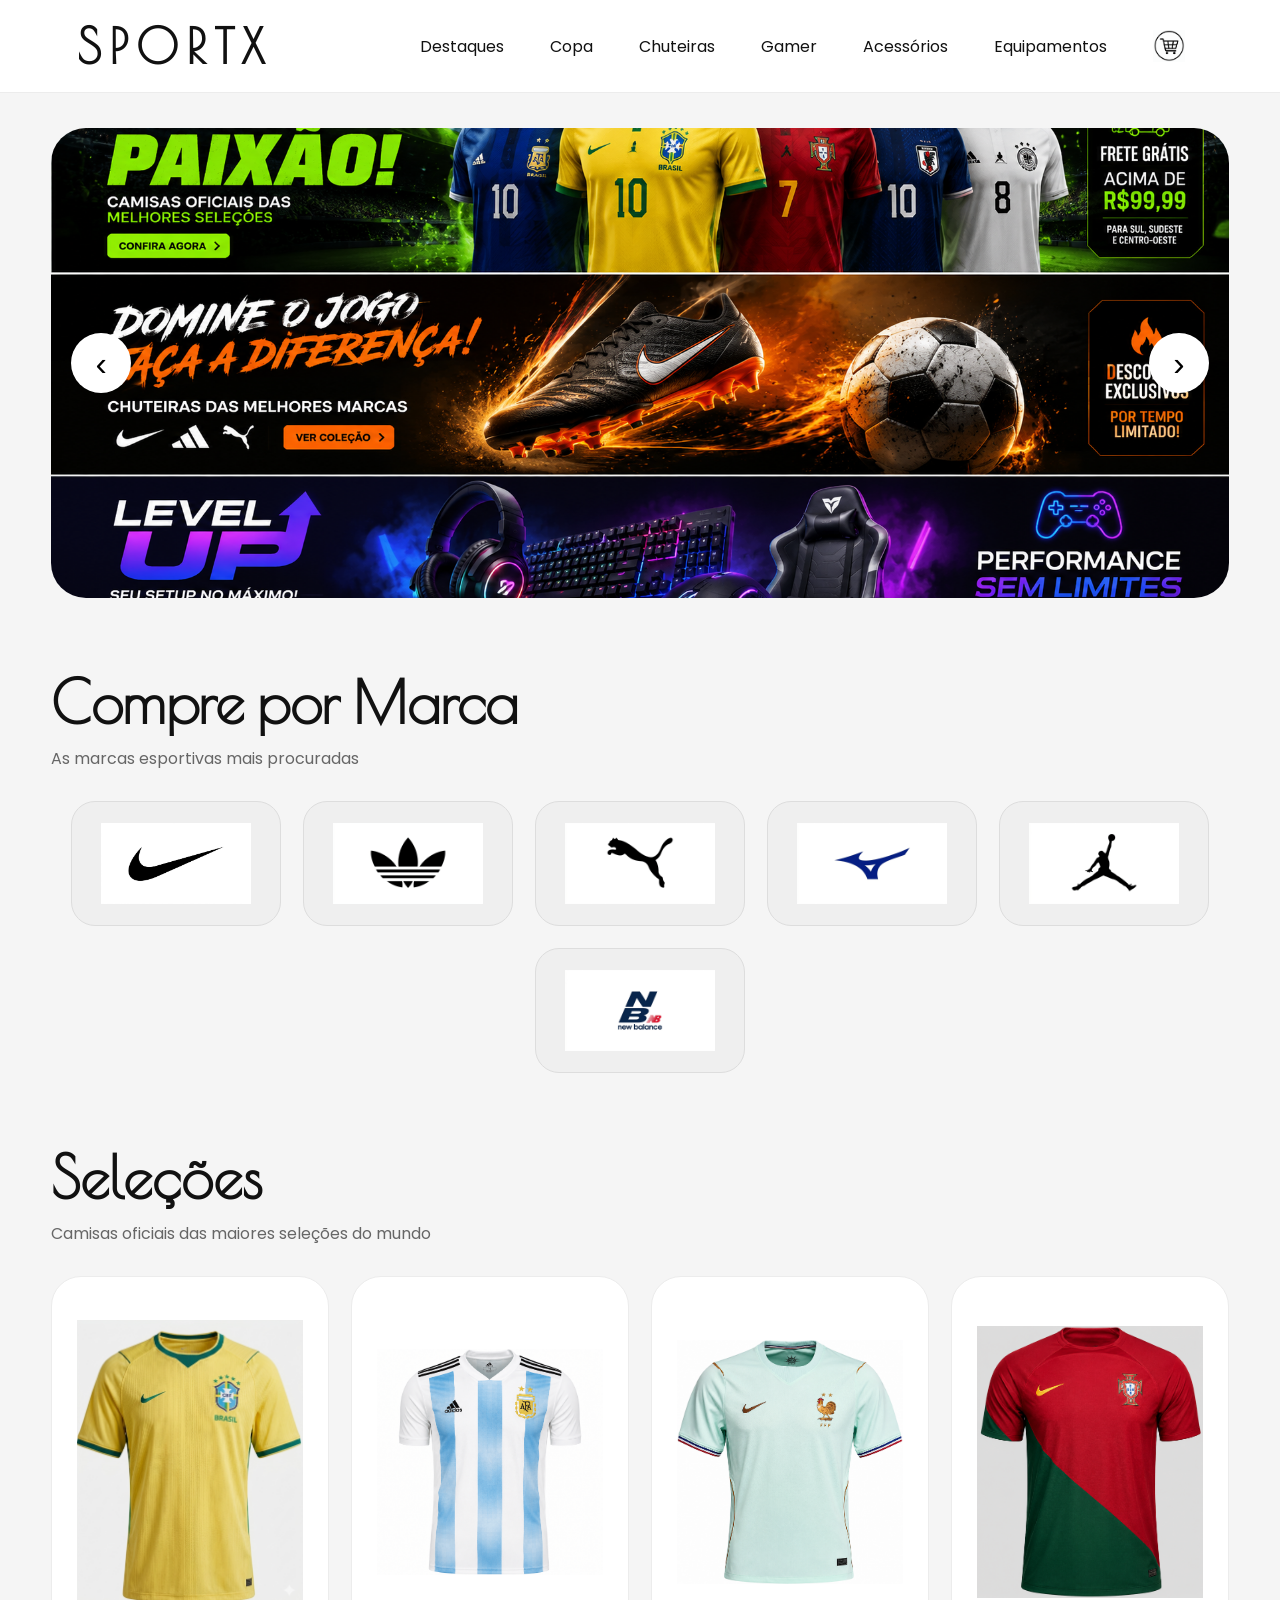
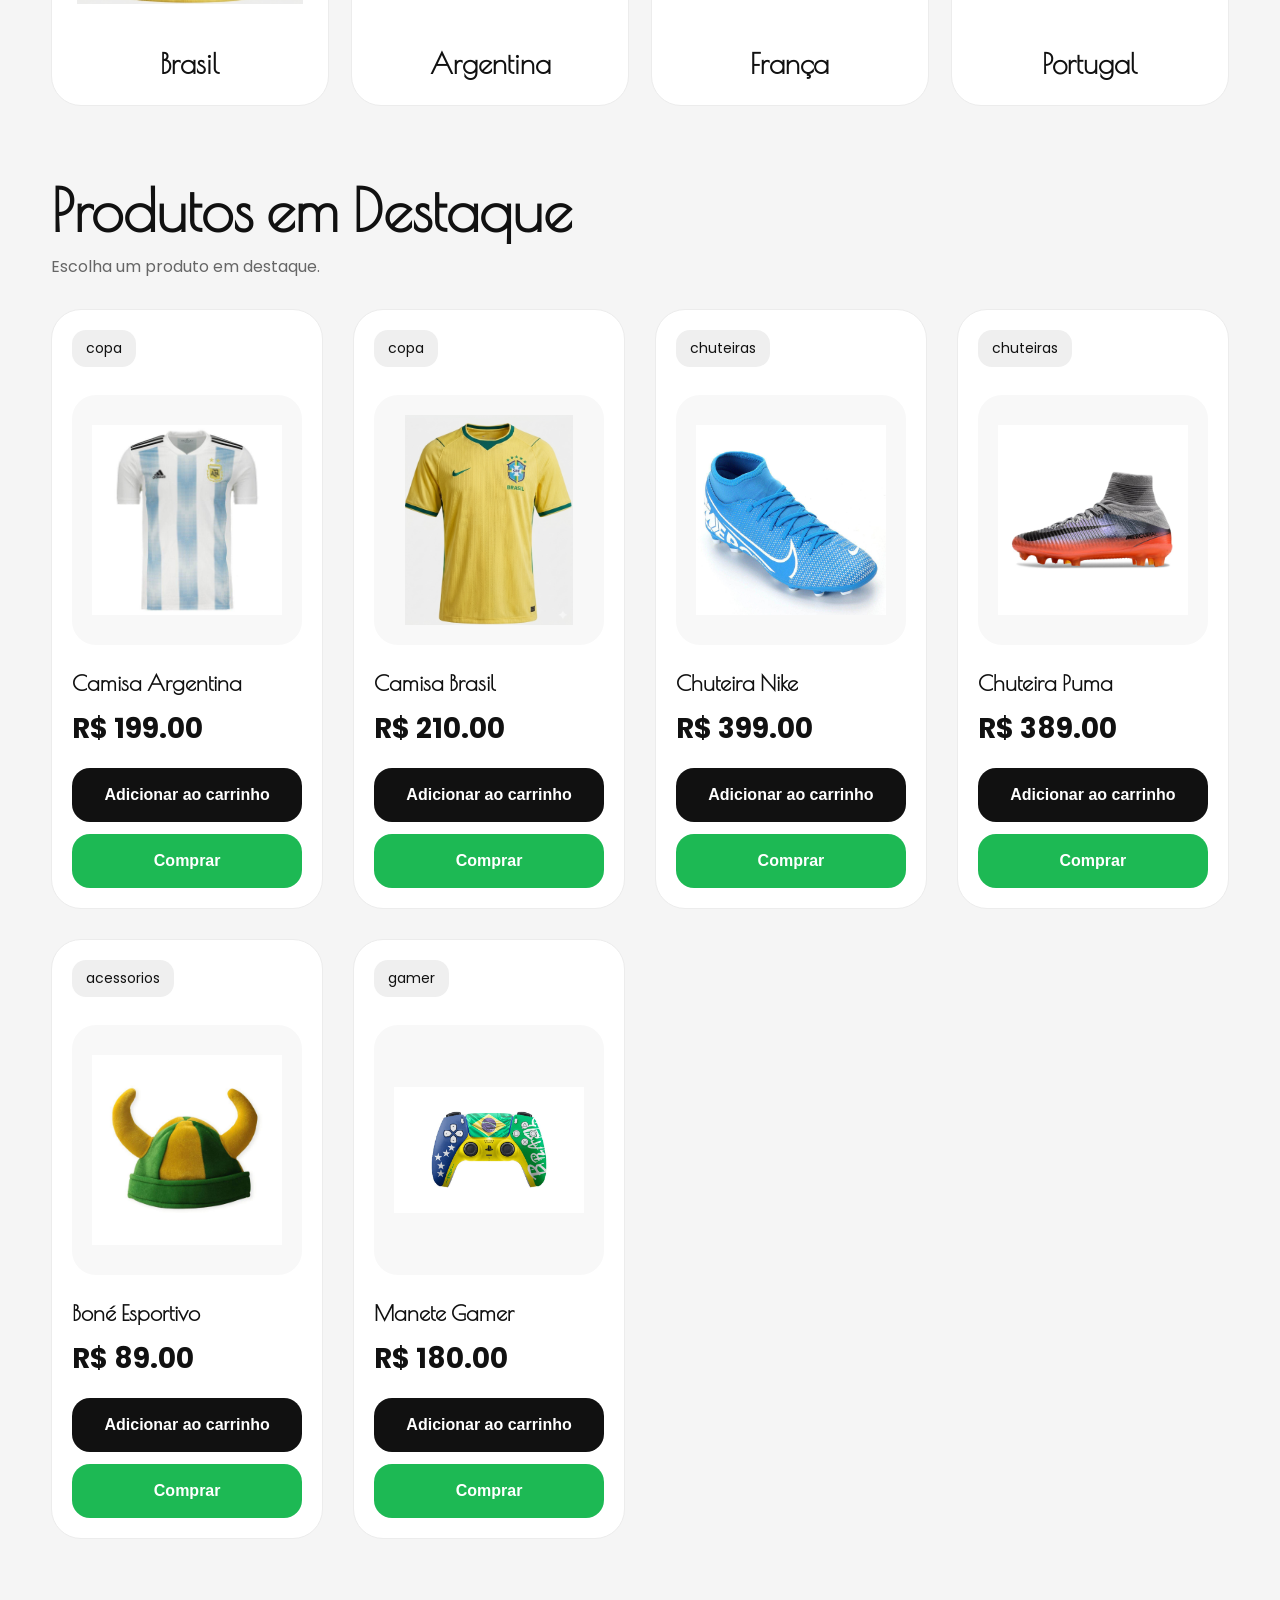
<file: index.html>
<!DOCTYPE html>
<html lang="pt-BR">

<head>
  <meta charset="UTF-8">
  <meta name="viewport" content="width=device-width, initial-scale=1.0">

  <title>SPORTX</title>

  <link rel="stylesheet" href="style.css">

  <link href="https://fonts.googleapis.com/css2?family=Poiret+One&family=Poppins:wght@300;400;500;600;700&display=swap" rel="stylesheet">
</head>

<body>

  <nav>
    <h2 class="logo">SPORTX</h2>

    <div class="menu-links">
      <a href="#" onclick="mostrarPorCategoria('destaques')">Destaques</a>
      <a href="#" onclick="mostrarPorCategoria('copa')">Copa</a>
      <a href="#" onclick="mostrarPorCategoria('chuteiras')">Chuteiras</a>
      <a href="#" onclick="mostrarPorCategoria('gamer')">Gamer</a>
      <a href="#" onclick="mostrarPorCategoria('acessorios')">Acessórios</a>
      <a href="#" onclick="mostrarPorCategoria('equipamentos')">Equipamentos</a>

      <a href="carrinho.html" class="link-carrinho">
        <img src="img/carrinho-compra.png" alt="Carrinho" class="icone-carrinho">
      </a>
    </div>
  </nav>

  <section class="banner-carrossel">
    <button class="banner-seta esquerda" onclick="trocarBanner(-1)">‹</button>

    <img id="banner-img" src="img/banner1.jpg" alt="Banner">

    <button class="banner-seta direita" onclick="trocarBanner(1)">›</button>
  </section>

  <section class="marcas">
    <h1>Compre por Marca</h1>

    <p class="subtitulo">
      As marcas esportivas mais procuradas
    </p>

    <div class="area-marcas">

      <div class="marca" onclick="mostrarPorMarca('nike')">
        <img src="img/nike.png" alt="Nike">
      </div>

      <div class="marca" onclick="mostrarPorMarca('adidas')">
        <img src="img/adidas.png" alt="Adidas">
      </div>

      <div class="marca" onclick="mostrarPorMarca('puma')">
        <img src="img/puma.png" alt="Puma">
      </div>

      <div class="marca" onclick="mostrarPorMarca('mizuno')">
        <img src="img/mizuno.png" alt="Mizuno">
      </div>

      <div class="marca" onclick="mostrarPorMarca('jordan')">
        <img src="img/jordan.png" alt="Jordan">
      </div>

      <div class="marca" onclick="mostrarPorMarca('newbalance')">
        <img src="img/newbalance.png" alt="New Balance">
      </div>

    </div>
  </section>

  <section class="times">
    <h1>Seleções</h1>

    <p class="subtitulo">
      Camisas oficiais das maiores seleções do mundo
    </p>

    <div class="carrossel-times">

      <div class="time-card">
        <img src="img/brasil.png" alt="Brasil">
        <h3>Brasil</h3>
      </div>

      <div class="time-card">
        <img src="img/argentina.png" alt="Argentina">
        <h3>Argentina</h3>
      </div>

      <div class="time-card">
        <img src="img/franca.png" alt="França">
        <h3>França</h3>
      </div>

      <div class="time-card">
        <img src="img/portugal.png" alt="Portugal">
        <h3>Portugal</h3>
      </div>

    </div>
  </section>

  <section id="destaques">
    <h1 id="titulo-produtos">Produtos em Destaque</h1>

    <p class="subtitulo" id="subtitulo-produtos">
      Escolha um produto em destaque.
    </p>

    <div id="produtos-destaque" class="area-produtos"></div>
  </section>

  <script src="script.js"></script>

</body>
</html>
</file>
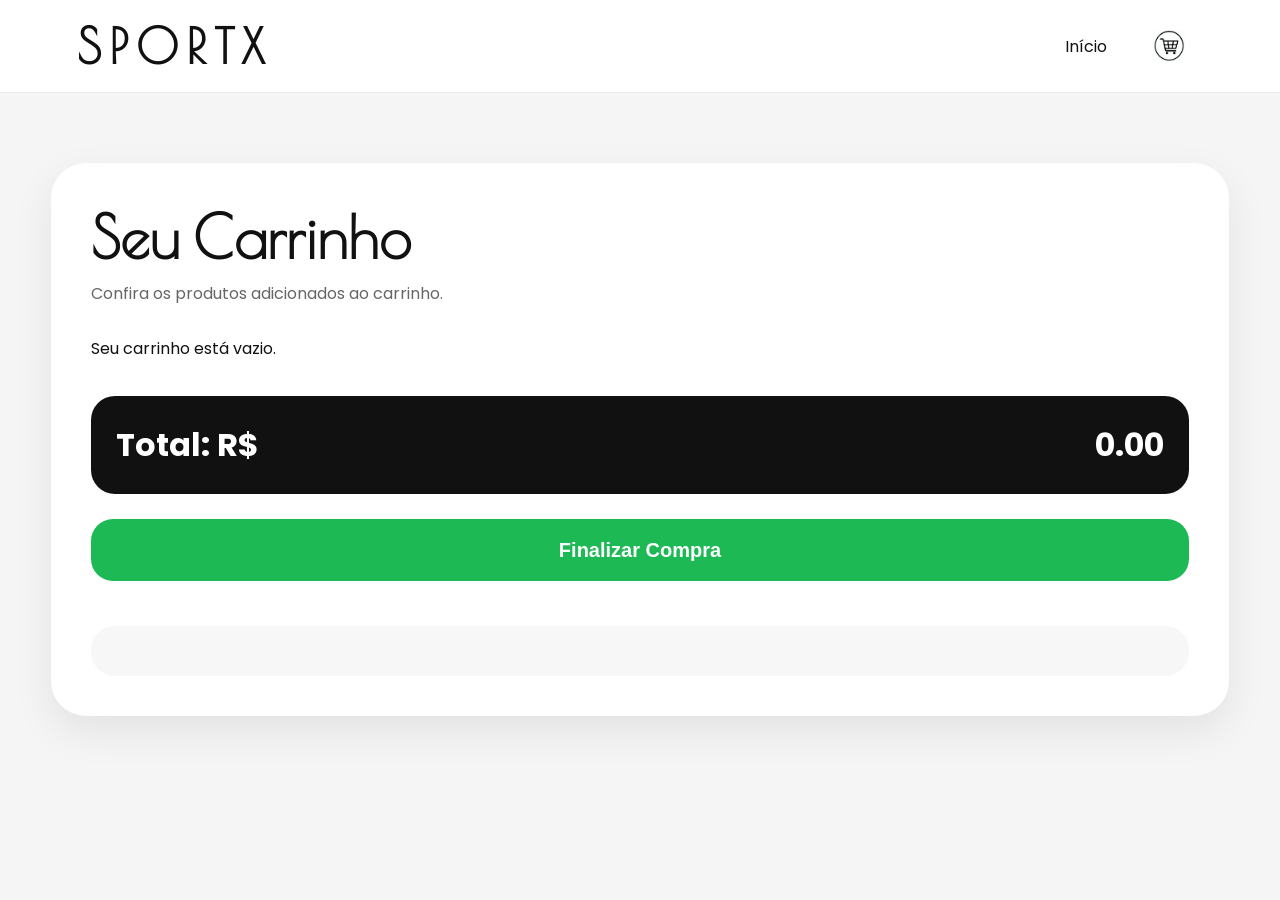
<file: carrinho.html>
<!DOCTYPE html>
<html lang="pt-BR">

<head>

  <meta charset="UTF-8">

  <meta name="viewport"
  content="width=device-width, initial-scale=1.0">

  <title>Carrinho</title>

  <link rel="stylesheet" href="style.css">

  <link href="https://fonts.googleapis.com/css2?family=Poiret+One&family=Poppins:wght@300;400;500;600;700&display=swap" rel="stylesheet">

</head>

<body>

  <nav>

    <h2 class="logo">SPORTX</h2>

    <div class="menu-links">

      <a href="index.html">Início</a>

      <a href="carrinho.html" class="link-carrinho">
        <img src="img/carrinho-compra.png"
        alt="Carrinho"
        class="icone-carrinho">
      </a>

    </div>

  </nav>

  <section class="carrinho">

    <h1>Seu Carrinho</h1>

    <p class="subtitulo">
      Confira os produtos adicionados ao carrinho.
    </p>

    <div id="lista-carrinho"></div>

    <h2 class="total-texto">

      Total:
      R$ <span id="total">0.00</span>

    </h2>

    <button class="btn-finalizar">
      Finalizar Compra
    </button>

    <div id="paypal-button-container"></div>

  </section>

  <script src="https://www.paypal.com/sdk/js?client-id=AUcZCoJFAGJfLIfusrs6slOyhABDGolIv4QI9s7jqsJO8aa_yH1YhwwuXS0dPQt1FGpbMbqRUtCdeE0Y"></script>

  <script src="script.js"></script>

  <script>

    atualizarCarrinho();

    let btnFinalizar = document.querySelector(".btn-finalizar");

    if(btnFinalizar){

      btnFinalizar.onclick = function(){

        if(carrinho.length <= 0){

          alert("Seu carrinho está vazio!");

          return;

        }

        alert("Use o botão do PayPal abaixo para finalizar o pagamento.");

      };

    }

  </script>

</body>

</html>
</file>
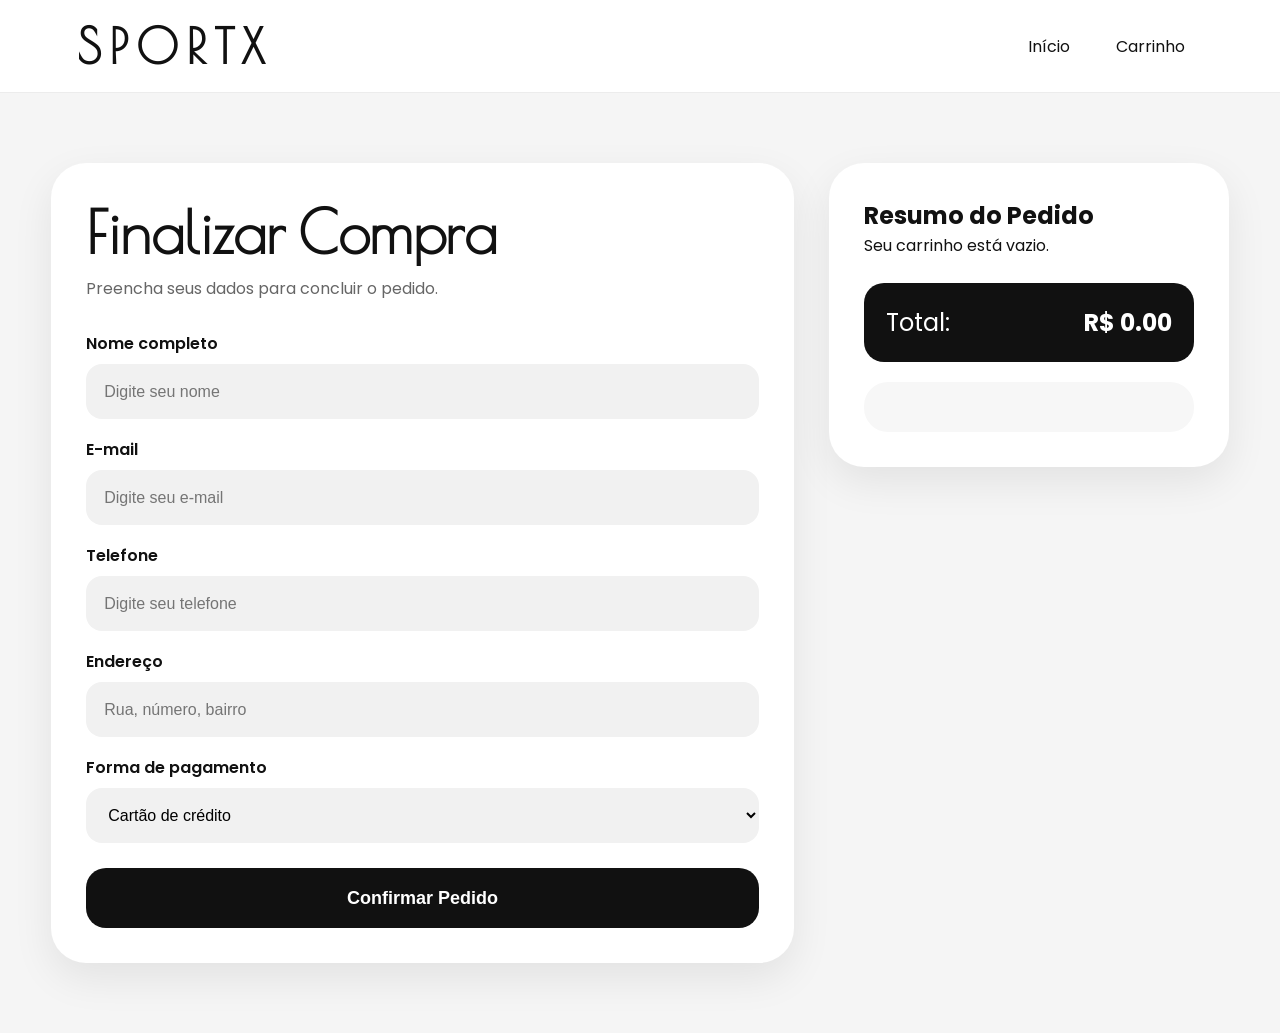
<file: checkout.html>
<!DOCTYPE html>
<html lang="pt-BR">

<head>
  <meta charset="UTF-8">
  <meta name="viewport" content="width=device-width, initial-scale=1.0">

  <title>Finalizar Compra</title>

  <link rel="stylesheet" href="style.css">

  <link href="https://fonts.googleapis.com/css2?family=Poiret+One&family=Poppins:wght@300;400;500;600;700&display=swap" rel="stylesheet">
</head>

<body>

  <nav>
    <h2 class="logo">SPORTX</h2>

    <div class="menu-links">
      <a href="index.html">Início</a>
      <a href="carrinho.html">Carrinho</a>
    </div>
  </nav>

  <section class="checkout">

    <div class="checkout-dados">

      <h1>Finalizar Compra</h1>

      <p class="subtitulo">
        Preencha seus dados para concluir o pedido.
      </p>

      <label>Nome completo</label>
      <input type="text" placeholder="Digite seu nome">

      <label>E-mail</label>
      <input type="email" placeholder="Digite seu e-mail">

      <label>Telefone</label>
      <input type="text" placeholder="Digite seu telefone">

      <label>Endereço</label>
      <input type="text" placeholder="Rua, número, bairro">

      <label>Forma de pagamento</label>
      <select>
        <option>Cartão de crédito</option>
        <option>Pix</option>
        <option>Boleto</option>
        <option>PayPal</option>
      </select>

      <button class="btn-confirmar" onclick="finalizarPedido()">
        Confirmar Pedido
      </button>

    </div>

    <div class="checkout-resumo">

      <h2>Resumo do Pedido</h2>

      <div id="resumo-produtos"></div>

      <div class="checkout-total">
        <span>Total:</span>
        <strong>R$ <span id="checkout-total">0.00</span></strong>
      </div>

      <div id="paypal-button-container"></div>

    </div>

  </section>

  <script src="https://www.paypal.com/sdk/js?client-id=SEU_CLIENT_ID&currency=BRL"></script>
  <script src="script.js"></script>

  <script>
    mostrarResumoCheckout();

    function finalizarPedido(){
      alert("Pedido confirmado com sucesso!");

      carrinho = [];

      localStorage.setItem("carrinho", JSON.stringify(carrinho));

      window.location.href = "index.html";
    }
  </script>

</body>
</html>
</file>
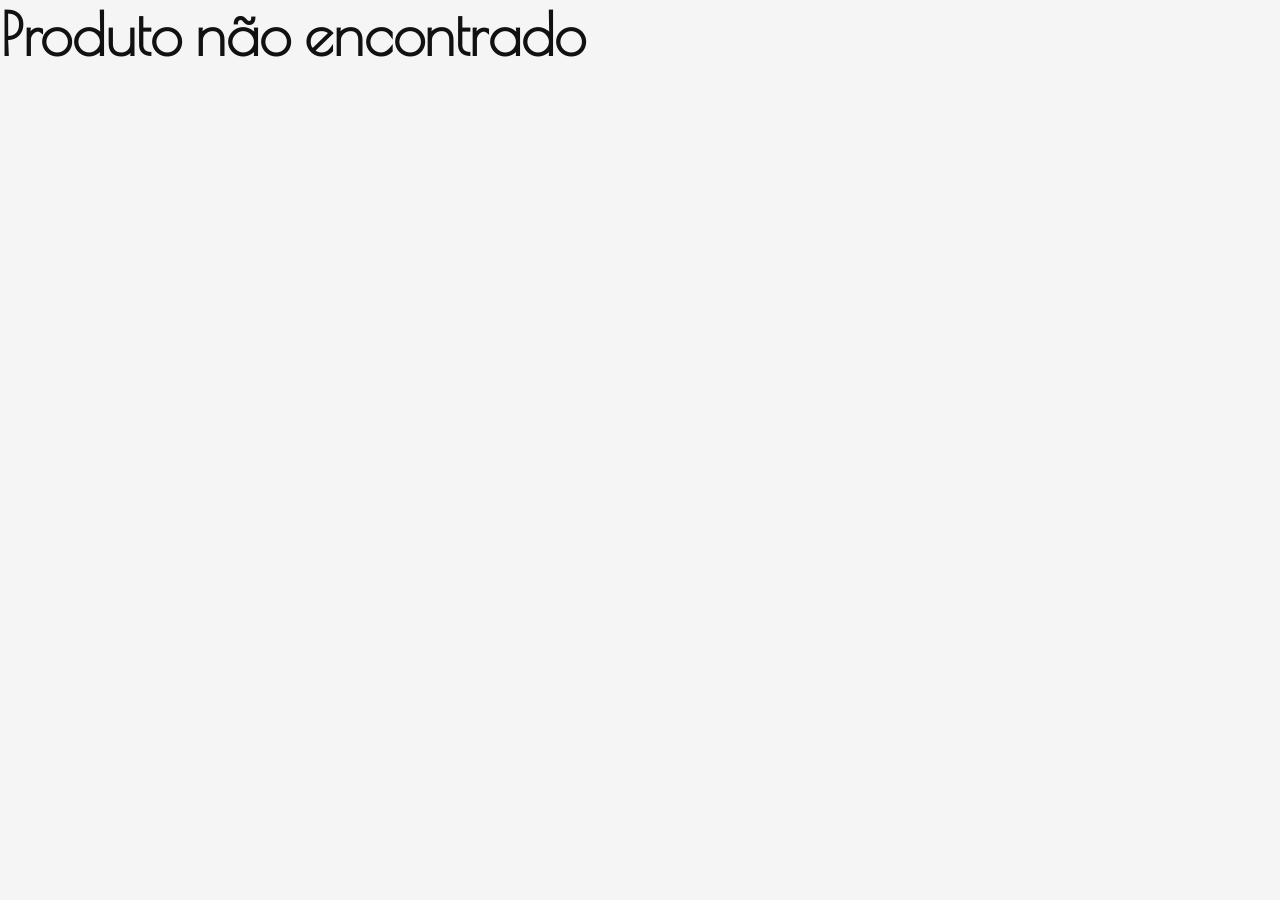
<file: produto.html>
<!DOCTYPE html>
<html lang="pt-BR">

<head>

  <meta charset="UTF-8">

  <meta name="viewport" content="width=device-width, initial-scale=1.0">

  <title>Produto</title>

  <link rel="stylesheet" href="style.css">

  <link href="https://fonts.googleapis.com/css2?family=Poiret+One&family=Poppins:wght@300;400;500;600;700&display=swap" rel="stylesheet">

</head>

<body>

  <nav>

    <h2 class="logo">SPORTX</h2>

    <div class="menu-links">

      <a href="index.html">Início</a>

      <a href="carrinho.html" class="link-carrinho">
        <img src="img/carrinho-compra.png" alt="Carrinho" class="icone-carrinho">
      </a>

    </div>

  </nav>

  <section class="produto-detalhe">

    <img id="produto-imagem" alt="Produto">

    <div>

      <span id="produto-categoria" class="categoria-produto"></span>

      <h1 id="produto-nome"></h1>

      <p id="produto-preco" class="preco-detalhe"></p>

      <p id="produto-descricao"></p>

      <h2>Escolha o tamanho</h2>

      <div id="produto-tamanhos" class="area-tamanhos"></div>

      <h2>Forma de pagamento</h2>

      <p>Cartão de crédito, PayPal ou boleto.</p>

      <button id="btn-adicionar">
        Adicionar ao carrinho
      </button>

    </div>

  </section>

  <script src="script.js"></script>
  <script src="produto.js"></script>

</body>

</html>
</file>
<file: style.css>
*{
  margin:0;
  padding:0;
  box-sizing:border-box;
}

body{
  background:#f5f5f5;
  color:#111;
  font-family:'Poppins', sans-serif;
}

/* LOGO */

.logo{
  font-family:'Poiret One', sans-serif;
  font-size:48px;
  letter-spacing:8px;
}

/* MENU */

nav{
  width:100%;
  background:white;
  padding:18px 6%;
  display:flex;
  align-items:center;
  justify-content:space-between;
  position:sticky;
  top:0;
  z-index:999;
  border-bottom:1px solid #ececec;
}

.menu-links{
  display:flex;
  align-items:center;
  gap:10px;
  flex-wrap:wrap;
}

.menu-links a{
  color:#111;
  text-decoration:none;
  padding:12px 18px;
  border-radius:14px;
  transition:0.3s;
}

.menu-links a:hover{
  background:#111;
  color:white;
}

/* ÍCONE CARRINHO */

.icone-carrinho{
  width:32px;
  height:32px;
  object-fit:contain;
  display:block;
}

.link-carrinho{
  display:flex;
  align-items:center;
  justify-content:center;
}

.link-carrinho:hover .icone-carrinho{
  filter:invert(1);
}

/* BANNER */

.banner-carrossel{
  width:92%;
  height:470px;
  margin:35px auto;
  border-radius:35px;
  overflow:hidden;
  position:relative;
}

.banner-carrossel img{
  width:100%;
  height:100%;
  object-fit:cover;
}

.banner-seta{
  position:absolute;
  top:50%;
  transform:translateY(-50%);
  width:60px;
  height:60px;
  border:none;
  border-radius:50%;
  background:white;
  font-size:34px;
  cursor:pointer;
}

.banner-seta.esquerda{
  left:20px;
}

.banner-seta.direita{
  right:20px;
}

/* SEÇÕES */

section{
  width:92%;
  max-width:1450px;
  margin:70px auto;
}

h1{
  font-family:'Poiret One', sans-serif;
  font-size:58px;
}

.subtitulo{
  color:#666;
  margin:10px 0 30px;
}

/* MARCAS */

.area-marcas{
  display:flex;
  justify-content:center;
  align-items:center;
  gap:22px;
  flex-wrap:wrap;
  width:100%;
}

.marca{
  width:210px;
  height:125px;
  background:#efefef;
  border-radius:24px;
  display:flex;
  align-items:center;
  justify-content:center;
  border:1px solid #dddddd;
  cursor:pointer;
  transition:0.3s;
}

.marca:hover{
  transform:translateY(-4px);
  background:#e8e8e8;
}

.marca img{
  width:150px;
  height:85px;
  object-fit:contain;
}

/* TIMES */

.carrossel-times{
  display:grid;
  grid-template-columns:repeat(4,1fr);
  gap:22px;
}

.time-card{
  background:white;
  border-radius:30px;
  padding:25px;
  text-align:center;
  border:1px solid #ececec;
}

.time-card img{
  width:100%;
  max-width:290px;
  height:320px;
  object-fit:contain;
}

.time-card h3{
  margin-top:18px;
  font-size:28px;
  font-family:'Poiret One', sans-serif;
}

/* PRODUTOS */

.area-produtos{
  display:grid;
  grid-template-columns:repeat(auto-fit,minmax(270px,1fr));
  gap:30px;
}

.card{
  background:white;
  border-radius:30px;
  padding:20px;
  border:1px solid #ececec;
  transition:0.3s;
}

.card:hover{
  transform:translateY(-5px);
}

.card-conteudo{
  cursor:pointer;
}

.card img{
  width:100%;
  height:250px;
  object-fit:contain;
  background:#f8f8f8;
  border-radius:24px;
  padding:20px;
  margin:18px 0;
}

.card h3{
  font-size:22px;
  margin-bottom:12px;
  font-family:'Poiret One', sans-serif;
}

.card p{
  font-size:28px;
  font-weight:700;
  margin-bottom:18px;
}

.card button{
  width:100%;
  height:54px;
  border:none;
  border-radius:18px;
  background:#111;
  color:white;
  cursor:pointer;
  font-size:16px;
  font-weight:600;
}

.btn-comprar{
  margin-top:12px;
  background:#1db954 !important;
}

.btn-comprar:hover{
  background:#169c46 !important;
}

.categoria-produto{
  display:inline-block;
  background:#efefef;
  padding:8px 14px;
  border-radius:14px;
  font-size:14px;
  margin-bottom:10px;
}

/* PRODUTO */

.produto-detalhe{
  width:92%;
  max-width:1200px;
  margin:60px auto;
  display:grid;
  grid-template-columns:1fr 1fr;
  gap:45px;
  background:white;
  padding:35px;
  border-radius:35px;
}

.produto-detalhe img{
  width:100%;
  height:450px;
  object-fit:contain;
  background:#f8f8f8;
  border-radius:25px;
  padding:25px;
}

.preco-detalhe{
  font-size:46px;
  margin:20px 0;
  font-weight:700;
}

.area-tamanhos{
  display:flex;
  gap:12px;
  flex-wrap:wrap;
  margin:15px 0 30px;
}

.btn-tamanho{
  padding:12px 20px;
  border:none;
  border-radius:14px;
  background:#efefef;
  cursor:pointer;
  font-weight:600;
}

.btn-tamanho:hover{
  background:#111;
  color:white;
}

#btn-adicionar{
  width:100%;
  height:55px;
  border:none;
  border-radius:18px;
  background:#111;
  color:white;
  cursor:pointer;
  margin-top:20px;
  font-size:18px;
  font-weight:700;
}

/* CARRINHO */

.carrinho{
  background:white;
  padding:40px;
  border-radius:35px;
  box-shadow:0 15px 40px rgba(0,0,0,0.08);
}

#lista-carrinho{
  margin-top:25px;
}

.item-carrinho{
  display:flex;
  align-items:center;
  gap:20px;
  background:#f7f7f7;
  padding:18px;
  border-radius:22px;
  margin-bottom:15px;
}

.item-carrinho img{
  width:95px;
  height:95px;
  object-fit:contain;
  background:white;
  border-radius:18px;
  padding:10px;
}

.item-carrinho h3{
  font-size:22px;
  margin-bottom:8px;
}

.item-carrinho p{
  font-size:20px;
  font-weight:700;
}

.item-carrinho button{
  margin-left:auto;
  background:#ff3b3b;
  color:white;
  border:none;
  padding:12px 18px;
  border-radius:14px;
  cursor:pointer;
  font-weight:600;
}

.total-texto{
  margin-top:35px;
  padding:25px;
  background:#111;
  color:white;
  border-radius:24px;
  font-size:32px;
  display:flex;
  justify-content:space-between;
  align-items:center;
}

.btn-finalizar{
  width:100%;
  height:62px;
  border:none;
  border-radius:22px;
  background:#1db954;
  color:white;
  font-size:20px;
  font-weight:700;
  cursor:pointer;
  margin:25px 0;
  transition:0.3s;
}

.btn-finalizar:hover{
  background:#169c46;
  transform:translateY(-3px);
}

#paypal-button-container{
  margin-top:20px;
  background:#f7f7f7;
  padding:25px;
  border-radius:24px;
}

/* CHECKOUT */

.checkout{
  display:grid;
  grid-template-columns:1.3fr 0.7fr;
  gap:35px;
  align-items:start;
}

.checkout-dados,
.checkout-resumo{
  background:white;
  border-radius:35px;
  padding:35px;
  box-shadow:0 15px 40px rgba(0,0,0,0.08);
}

.checkout-dados label{
  display:block;
  margin:18px 0 8px;
  font-weight:600;
}

.checkout-dados input,
.checkout-dados select{
  width:100%;
  height:55px;
  border:none;
  background:#f1f1f1;
  border-radius:16px;
  padding:0 18px;
  font-size:16px;
  outline:none;
}

.btn-confirmar{
  width:100%;
  height:60px;
  border:none;
  border-radius:20px;
  background:#111;
  color:white;
  font-size:18px;
  font-weight:700;
  margin-top:25px;
  cursor:pointer;
}

.resumo-item{
  display:flex;
  align-items:center;
  gap:15px;
  background:#f7f7f7;
  padding:14px;
  border-radius:18px;
  margin-bottom:14px;
}

.resumo-item img{
  width:75px;
  height:75px;
  object-fit:contain;
  background:white;
  border-radius:14px;
  padding:8px;
}

.checkout-total{
  margin-top:25px;
  background:#111;
  color:white;
  padding:22px;
  border-radius:20px;
  display:flex;
  justify-content:space-between;
  font-size:24px;
}

/* RESPONSIVO TABLET */

@media(max-width:1000px){

  .carrossel-times{
    grid-template-columns:repeat(2,1fr);
  }

  .produto-detalhe{
    grid-template-columns:1fr;
  }

  .checkout{
    grid-template-columns:1fr;
  }

}

/* RESPONSIVO CELULAR */

@media(max-width:700px){

  nav{
    padding:14px 16px;
    flex-direction:column;
    gap:14px;
  }

  .logo{
    font-size:38px;
    letter-spacing:6px;
    text-align:center;
  }

  .menu-links{
    width:100%;
    display:flex;
    flex-direction:row;
    flex-wrap:nowrap;
    overflow-x:auto;
    justify-content:flex-start;
    gap:8px;
    padding-bottom:8px;
  }

  .menu-links a{
    white-space:nowrap;
    padding:9px 14px;
    font-size:14px;
    background:#f3f3f3;
  }

  .link-carrinho{
    min-width:45px;
  }

  .icone-carrinho{
    width:28px;
    height:28px;
  }

  .banner-carrossel{
    width:94%;
    height:230px;
    border-radius:22px;
    margin:25px auto;
  }

  .banner-seta{
    width:42px;
    height:42px;
    font-size:28px;
  }

  section{
    width:94%;
    margin:45px auto;
  }

  h1{
    font-size:36px;
  }

  .area-marcas{
    gap:12px;
  }

  .marca{
    width:145px;
    height:90px;
    border-radius:18px;
  }

  .marca img{
    width:110px;
    height:55px;
  }

  .carrossel-times{
    grid-template-columns:1fr;
  }

  .time-card img{
    height:260px;
  }

  .area-produtos{
    grid-template-columns:1fr;
    gap:22px;
  }
  .card{
    padding:16px;
    border-radius:24px;
  }

  .card img{
    height:230px;
  }

  .produto-detalhe{
    padding:22px;
    border-radius:25px;
  }

  .produto-detalhe img{
    height:300px;
  }

  .preco-detalhe{
    font-size:34px;
  }

  .item-carrinho{
    flex-direction:column;
    text-align:center;
  }

  .item-carrinho button{
    margin-left:0;
    width:100%;
  }

  .total-texto{
    font-size:24px;
    flex-direction:column;
    gap:10px;
  }

}

@media(max-width:480px){

  .banner-carrossel{
    height:190px;
  }

  h1{
    font-size:30px;
  }

  .produto-detalhe img{
    height:250px;
  }

}
</file>
